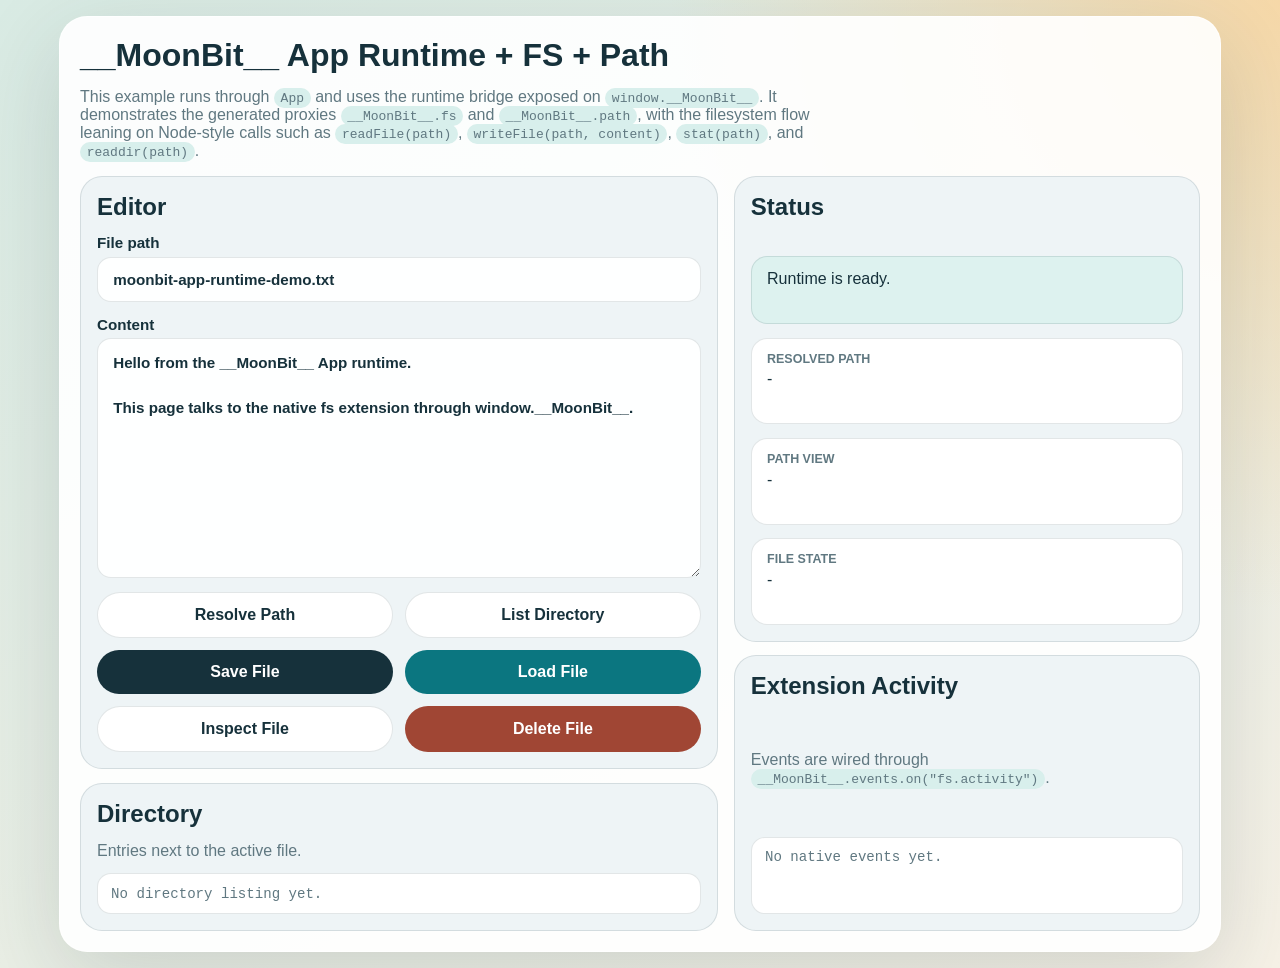
<file: 19_app_fs/app.html>
<html>
    <head>
        <style>
            :root {
                color-scheme: light dark;
                --bg-splash: #f6d8a8;
                --bg-start: #d9ebe4;
                --bg-end: #f7f2e7;
                --ink: #16313b;
                --muted: #607881;
                --shell: rgba(255, 255, 255, 0.9);
                --shell-line: rgba(255, 255, 255, 0.7);
                --panel: #eef4f6;
                --panel-line: rgba(22, 49, 59, 0.12);
                --field: rgba(255, 255, 255, 0.94);
                --surface: #ffffff;
                --code-chip: #d8efec;
                --button: #16313b;
                --button-alt: #0b7680;
                --button-ghost: #ffffff;
                --button-ghost-text: #16313b;
                --button-warn: #a04634;
                --notice-ok: #ddf2ef;
                --notice-error: #f9dfdb;
                --shadow: rgba(22, 49, 59, 0.16);
            }

            @media (prefers-color-scheme: dark) {
                :root {
                    --bg-splash: rgba(52, 211, 153, 0.28);
                    --bg-start: #0f1820;
                    --bg-end: #161d27;
                    --ink: #edf3f8;
                    --muted: #9eb2bd;
                    --shell: rgba(16, 24, 31, 0.9);
                    --shell-line: rgba(237, 243, 248, 0.08);
                    --panel: #111b24;
                    --panel-line: rgba(237, 243, 248, 0.1);
                    --field: #0f1820;
                    --surface: #0c141b;
                    --code-chip: #12303a;
                    --button: #34d399;
                    --button-alt: #22c1b4;
                    --button-ghost: #16212b;
                    --button-ghost-text: #edf3f8;
                    --button-warn: #f87171;
                    --notice-ok: #0f2a29;
                    --notice-error: #351918;
                    --shadow: rgba(0, 0, 0, 0.42);
                }
            }

            body {
                margin: 0;
                min-height: 100vh;
                background:
                    radial-gradient(circle at top right, var(--bg-splash) 0%, transparent 38%),
                    linear-gradient(150deg, var(--bg-start) 0%, var(--bg-end) 100%);
                color: var(--ink);
                font-family: "Avenir Next", "Trebuchet MS", sans-serif;
            }
            .shell {
                width: min(70rem, calc(100vw - 2rem));
                margin: 1rem auto;
                padding: 1.25rem;
                border-radius: 28px;
                background: var(--shell);
                border: 1px solid var(--shell-line);
                box-shadow: 0 26px 90px var(--shadow);
            }
            h1,
            h2,
            p {
                margin: 0;
            }
            .hero,
            .panel,
            .stack,
            .form {
                display: grid;
                gap: 0.85rem;
            }
            .hero {
                margin-bottom: 1rem;
            }
            .hero p {
                color: var(--muted);
                max-width: 48rem;
            }
            code {
                padding: 0.16rem 0.42rem;
                border-radius: 999px;
                background: var(--code-chip);
            }
            .layout {
                display: grid;
                grid-template-columns: minmax(0, 1.3fr) minmax(18rem, 0.95fr);
                gap: 1rem;
            }
            .panel {
                padding: 1rem;
                border-radius: 22px;
                background: var(--panel);
                border: 1px solid var(--panel-line);
            }
            label {
                display: grid;
                gap: 0.35rem;
                font-size: 0.95rem;
                font-weight: 600;
            }
            input,
            textarea,
            button {
                font: inherit;
            }
            input,
            textarea {
                width: 100%;
                box-sizing: border-box;
                border: 1px solid var(--panel-line);
                border-radius: 14px;
                background: var(--field);
                color: var(--ink);
                padding: 0.82rem 0.95rem;
            }
            textarea {
                min-height: 15rem;
                resize: vertical;
                line-height: 1.48;
            }
            .actions {
                display: grid;
                grid-template-columns: repeat(2, minmax(0, 1fr));
                gap: 0.75rem;
            }
            button {
                border: 0;
                border-radius: 999px;
                padding: 0.82rem 1rem;
                background: var(--button);
                color: white;
                font-weight: 600;
                cursor: pointer;
            }
            button.alt {
                background: var(--button-alt);
            }
            button.ghost {
                background: var(--button-ghost);
                color: var(--button-ghost-text);
                border: 1px solid var(--panel-line);
            }
            button.warn {
                background: var(--button-warn);
            }
            button:disabled {
                opacity: 0.65;
                cursor: progress;
            }
            .notice,
            .meta {
                border-radius: 16px;
                padding: 0.82rem 0.95rem;
                background: var(--surface);
                border: 1px solid var(--panel-line);
            }
            .notice.error {
                background: var(--notice-error);
            }
            .notice.ok {
                background: var(--notice-ok);
            }
            .muted {
                color: var(--muted);
            }
            .list {
                display: grid;
                gap: 0.55rem;
                margin: 0;
                padding: 0;
                list-style: none;
                max-height: 18rem;
                overflow: auto;
            }
            .list li {
                border-radius: 14px;
                background: var(--surface);
                border: 1px solid var(--panel-line);
                padding: 0.72rem 0.82rem;
                font-family: "SF Mono", "Menlo", monospace;
                font-size: 0.88rem;
            }
            .meta strong {
                display: block;
                margin-bottom: 0.28rem;
                color: var(--muted);
                font-size: 0.78rem;
                text-transform: uppercase;
            }
            @media (max-width: 860px) {
                .layout,
                .actions {
                    grid-template-columns: 1fr;
                }
            }
        </style>
    </head>
    <body>
        <div class="shell">
            <div class="hero">
                <h1>__MoonBit__ App Runtime + FS + Path</h1>
                <p>
                    This example runs through <code>App</code> and uses the
                    runtime bridge exposed on <code>window.__MoonBit__</code>.
                    It demonstrates the generated proxies
                    <code>__MoonBit__.fs</code> and
                    <code>__MoonBit__.path</code>, with the filesystem flow
                    leaning on Node-style calls such as
                    <code>readFile(path)</code>,
                    <code>writeFile(path, content)</code>,
                    <code>stat(path)</code>, and
                    <code>readdir(path)</code>.
                </p>
            </div>
            <div class="layout">
                <div class="stack">
                    <div class="panel">
                        <h2>Editor</h2>
                        <div class="form">
                            <label>
                                File path
                                <input id="path" value="moonbit-app-runtime-demo.txt" />
                            </label>
                            <label>
                                Content
                                <textarea id="content">Hello from the __MoonBit__ App runtime.

This page talks to the native fs extension through window.__MoonBit__.</textarea>
                            </label>
                            <div class="actions">
                                <button id="resolve" class="ghost">Resolve Path</button>
                                <button id="listDir" class="ghost">List Directory</button>
                                <button id="save">Save File</button>
                                <button id="load" class="alt">Load File</button>
                                <button id="inspect" class="ghost">Inspect File</button>
                                <button id="remove" class="warn">Delete File</button>
                            </div>
                        </div>
                    </div>
                    <div class="panel">
                        <h2>Directory</h2>
                        <p class="muted">Entries next to the active file.</p>
                        <ul id="dirList" class="list">
                            <li class="muted">No directory listing yet.</li>
                        </ul>
                    </div>
                </div>
                <div class="stack">
                    <div class="panel">
                        <h2>Status</h2>
                        <div id="notice" class="notice ok">Runtime is ready.</div>
                        <div id="resolved" class="meta">
                            <strong>Resolved Path</strong>
                            <span>-</span>
                        </div>
                        <div id="pathInfo" class="meta">
                            <strong>Path View</strong>
                            <span>-</span>
                        </div>
                        <div id="stat" class="meta">
                            <strong>File State</strong>
                            <span>-</span>
                        </div>
                    </div>
                    <div class="panel">
                        <h2>Extension Activity</h2>
                        <p class="muted">
                            Events are wired through <code>__MoonBit__.events.on("fs.activity")</code>.
                        </p>
                        <ul id="events" class="list">
                            <li class="muted">No native events yet.</li>
                        </ul>
                    </div>
                </div>
            </div>
        </div>
        <script>
            const app = window.__MoonBit__;
            const fs = app.fs;
            const pathApi = app.path;
            const pathInput = document.getElementById("path");
            const contentInput = document.getElementById("content");
            const notice = document.getElementById("notice");
            const resolved = document.getElementById("resolved").querySelector("span");
            const pathInfo = document.getElementById("pathInfo").querySelector("span");
            const stat = document.getElementById("stat").querySelector("span");
            const dirList = document.getElementById("dirList");
            const events = document.getElementById("events");
            const buttons = Array.from(document.querySelectorAll("button"));

            function setBusy(busy) {
                buttons.forEach((button) => {
                    button.disabled = busy;
                });
            }

            function setNotice(message, kind) {
                notice.textContent = message;
                notice.className = "notice " + (kind || "ok");
            }

            function renderDir(entries) {
                dirList.innerHTML = "";
                if (!entries.length) {
                    dirList.innerHTML = '<li class="muted">The directory is empty.</li>';
                    return;
                }
                entries.forEach((entry) => {
                    const item = document.createElement("li");
                    item.textContent = entry;
                    dirList.appendChild(item);
                });
            }

            function renderEvent(event) {
                const item = document.createElement("li");
                const payload = event.payload || {};
                const parts = [event.name];
                if (payload.path) {
                    parts.push(payload.path);
                }
                if (payload.rid != null) {
                    parts.push("rid " + payload.rid);
                }
                if (payload.bytes != null) {
                    parts.push(payload.bytes + " bytes");
                }
                item.textContent = parts.join(" | ");
                if (events.firstElementChild && events.firstElementChild.className === "muted") {
                    events.innerHTML = "";
                }
                events.prepend(item);
                while (events.children.length > 8) {
                    events.removeChild(events.lastElementChild);
                }
            }

            async function refreshPathInfo(path) {
                const [dirname, basename, extname, absolute, normalized] = await Promise.all([
                    pathApi.dirname(path),
                    pathApi.basename(path),
                    pathApi.extname(path),
                    pathApi.isAbsolute(path),
                    pathApi.normalize(path),
                ]);
                pathInfo.textContent =
                    "dir " +
                    dirname +
                    " | base " +
                    basename +
                    " | ext " +
                    (extname || "(none)") +
                    " | absolute " +
                    absolute +
                    " | normalized " +
                    normalized;
            }

            async function resolveInputPath() {
                const input = pathInput.value.trim();
                if (!input) {
                    throw new Error("Please enter a file path.");
                }
                const absolutePath = await pathApi.resolve(input);
                pathInput.value = absolutePath;
                resolved.textContent = absolutePath;
                await refreshPathInfo(absolutePath);
                return absolutePath;
            }

            async function inspect(path) {
                return fs.stat(path, { throwIfNoEntry: false });
            }

            app.events.on("fs.activity", (event) => {
                renderEvent(event);
            });

            document.getElementById("resolve").addEventListener("click", async () => {
                setBusy(true);
                try {
                    await resolveInputPath();
                    setNotice("Resolved the input path through __MoonBit__.path.resolve().");
                } catch (error) {
                    setNotice("Resolve failed: " + String(error), "error");
                }
                setBusy(false);
            });

            document.getElementById("save").addEventListener("click", async () => {
                setBusy(true);
                try {
                    const path = await resolveInputPath();
                    await fs.writeFile(path, contentInput.value, { flush: true });
                    const summary = await inspect(path);
                    stat.textContent = summary.exists
                        ? "size " + summary.size + ", file " + summary.is_file + ", dir " + summary.is_dir
                        : "missing";
                    setNotice("Saved the file through __MoonBit__.fs.writeFile().");
                } catch (error) {
                    setNotice("Save failed: " + String(error), "error");
                }
                setBusy(false);
            });

            document.getElementById("load").addEventListener("click", async () => {
                setBusy(true);
                try {
                    const path = await resolveInputPath();
                    const loaded = {
                        summary: await inspect(path),
                        read: await fs.readFile(path),
                    };
                    contentInput.value = loaded.read.content;
                    stat.textContent =
                        "size " +
                        loaded.summary.size +
                        ", file " +
                        loaded.summary.is_file +
                        ", dir " +
                        loaded.summary.is_dir;
                    setNotice("Loaded the file through __MoonBit__.fs.readFile().");
                } catch (error) {
                    setNotice("Load failed: " + String(error), "error");
                }
                setBusy(false);
            });

            document.getElementById("inspect").addEventListener("click", async () => {
                setBusy(true);
                try {
                    const path = await resolveInputPath();
                    const summary = await inspect(path);
                    stat.textContent = summary.exists
                        ? "size " + summary.size + ", file " + summary.is_file + ", dir " + summary.is_dir
                        : "missing";
                    setNotice(
                        summary.exists
                            ? "Inspected the current file."
                            : "The file does not exist yet.",
                        summary.exists ? "ok" : "error",
                    );
                } catch (error) {
                    setNotice("Inspect failed: " + String(error), "error");
                }
                setBusy(false);
            });

            document.getElementById("listDir").addEventListener("click", async () => {
                setBusy(true);
                try {
                    const path = await resolveInputPath();
                    const dirname = await pathApi.dirname(path);
                    const entries = await fs.readdir(dirname);
                    renderDir(entries.entries);
                    setNotice("Listed the parent directory.");
                } catch (error) {
                    setNotice("Directory listing failed: " + String(error), "error");
                }
                setBusy(false);
            });

            document.getElementById("remove").addEventListener("click", async () => {
                setBusy(true);
                try {
                    const path = await resolveInputPath();
                    const removed = await fs.rm(path, { force: true });
                    stat.textContent = removed.removed ? "removed" : "already missing";
                    setNotice(
                        removed.removed ? "Deleted the file." : "The file was already absent.",
                        removed.removed ? "ok" : "error",
                    );
                } catch (error) {
                    setNotice("Delete failed: " + String(error), "error");
                }
                setBusy(false);
            });

            resolveInputPath().catch((error) => {
                setNotice("Initial path analysis failed: " + String(error), "error");
            });
        </script>
    </body>
</html>
</file>
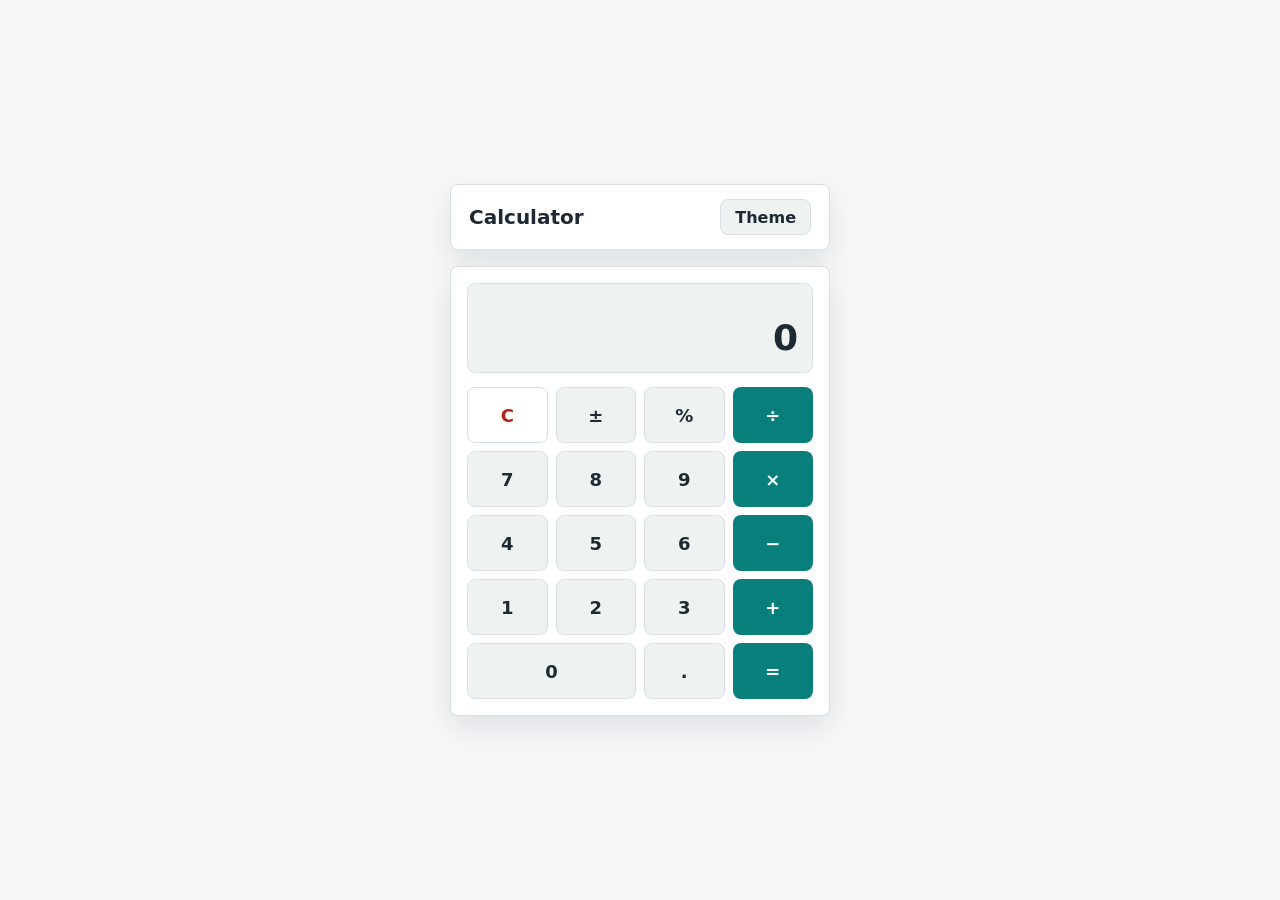
<file: demos/calculator/calculator.html>
<!doctype html>
<html lang="en">
    <head>
        <meta charset="utf-8" />
        <meta name="viewport" content="width=device-width, initial-scale=1" />
        <link rel="stylesheet" href="calculator.css" />
    </head>
    <body>
        <main class="app">
            <header class="topbar">
                <h1>Calculator</h1>
                <button id="theme" class="secondary">Theme</button>
            </header>

            <section class="panel">
                <div class="display">
                    <div class="expr muted" id="expr">&nbsp;</div>
                    <div class="entry" id="entry">0</div>
                </div>

                <div class="keys">
                    <button class="danger" data-action="clear">C</button>
                    <button class="secondary" data-action="negate">±</button>
                    <button class="secondary" data-action="percent">%</button>
                    <button class="op" data-op="/">÷</button>

                    <button data-digit="7">7</button>
                    <button data-digit="8">8</button>
                    <button data-digit="9">9</button>
                    <button class="op" data-op="*">×</button>

                    <button data-digit="4">4</button>
                    <button data-digit="5">5</button>
                    <button data-digit="6">6</button>
                    <button class="op" data-op="-">−</button>

                    <button data-digit="1">1</button>
                    <button data-digit="2">2</button>
                    <button data-digit="3">3</button>
                    <button class="op" data-op="+">+</button>

                    <button class="zero" data-digit="0">0</button>
                    <button data-action="decimal">.</button>
                    <button class="equals" data-action="equals">=</button>
                </div>
            </section>
        </main>
        <script src="calculator.js"></script>
    </body>
</html>
</file>
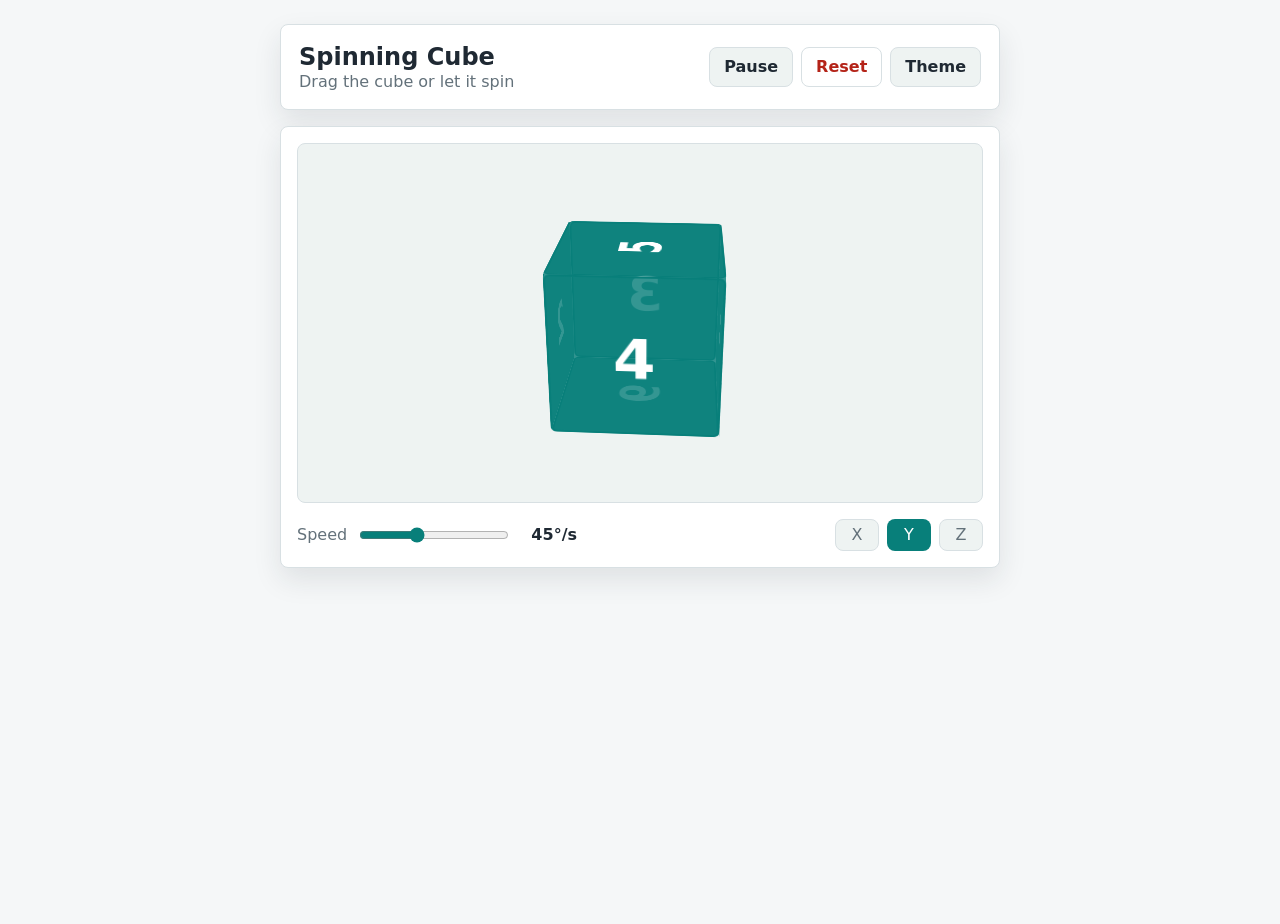
<file: demos/spinning_cube/spinning_cube.html>
<!doctype html>
<html lang="en">
    <head>
        <meta charset="utf-8" />
        <meta name="viewport" content="width=device-width, initial-scale=1" />
        <link rel="stylesheet" href="spinning_cube.css" />
    </head>
    <body>
        <main class="app">
            <header class="topbar">
                <div>
                    <h1>Spinning Cube</h1>
                    <p class="muted">Drag the cube or let it spin</p>
                </div>
                <div class="toolbar">
                    <button id="pause" class="secondary">Pause</button>
                    <button id="reset" class="danger">Reset</button>
                    <button id="theme" class="secondary">Theme</button>
                </div>
            </header>

            <section class="panel stage-panel">
                <div class="stage" id="stage">
                    <div class="cube" id="cube">
                        <div class="face front">1</div>
                        <div class="face back">2</div>
                        <div class="face right">3</div>
                        <div class="face left">4</div>
                        <div class="face top">5</div>
                        <div class="face bottom">6</div>
                    </div>
                </div>

                <div class="controls">
                    <label class="slider">
                        <span class="muted">Speed</span>
                        <input
                            id="speed"
                            type="range"
                            min="0"
                            max="120"
                            value="45"
                        />
                        <strong id="speedValue">45°/s</strong>
                    </label>
                    <div class="axes" id="axes">
                        <button class="chip" data-axis="x">X</button>
                        <button class="chip active" data-axis="y">Y</button>
                        <button class="chip" data-axis="z">Z</button>
                    </div>
                </div>
            </section>
        </main>
        <script src="spinning_cube.js"></script>
    </body>
</html>
</file>
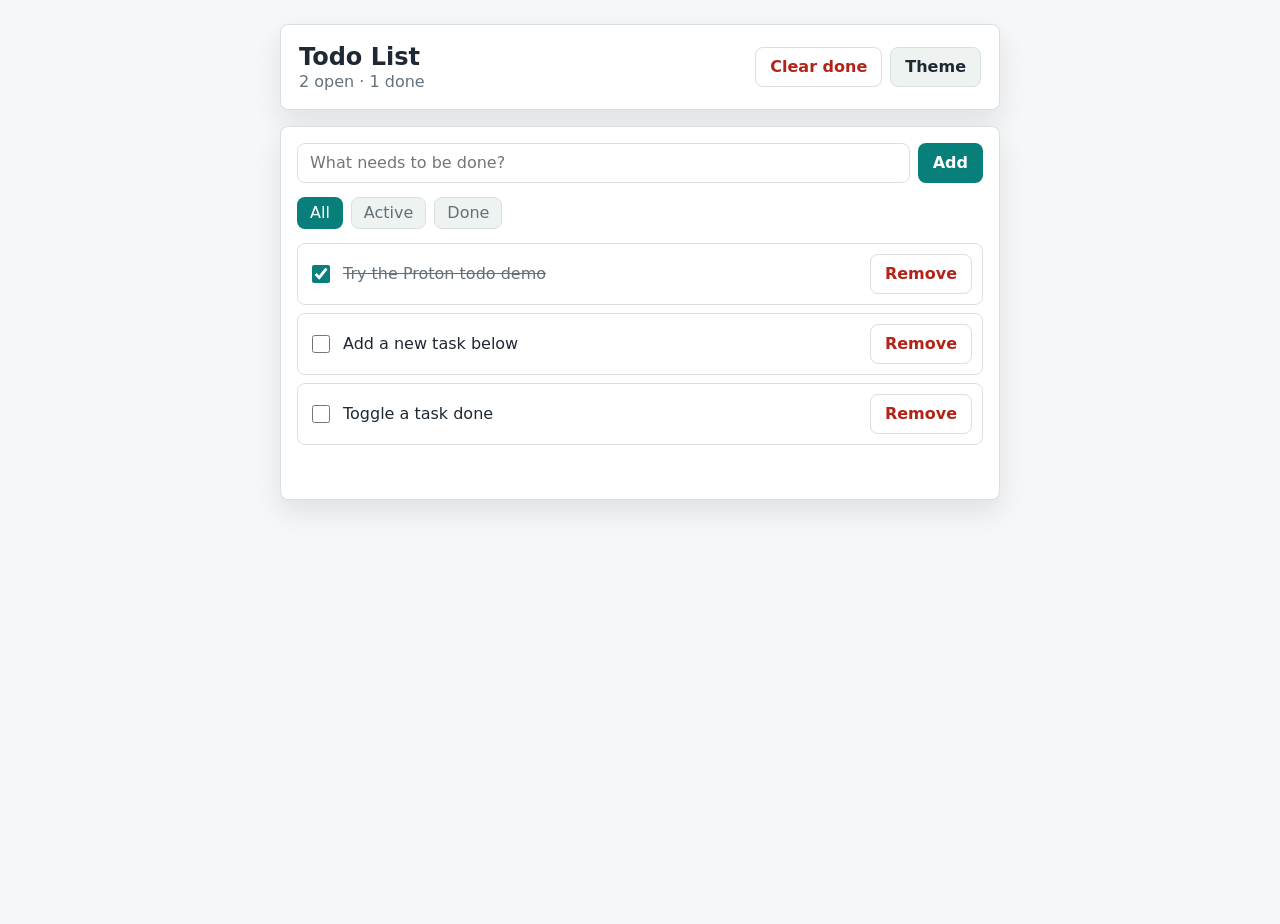
<file: demos/todolist/todolist.html>
<!doctype html>
<html lang="en">
    <head>
        <meta charset="utf-8" />
        <meta name="viewport" content="width=device-width, initial-scale=1" />
        <link rel="stylesheet" href="todolist.css" />
    </head>
    <body>
        <main class="app">
            <header class="topbar">
                <div>
                    <h1>Todo List</h1>
                    <p class="muted" id="summary">0 open · 0 done</p>
                </div>
                <div class="toolbar">
                    <button id="clearDone" class="danger">Clear done</button>
                    <button id="theme" class="secondary">Theme</button>
                </div>
            </header>

            <section class="panel">
                <form class="row" id="todoForm">
                    <input
                        id="todoInput"
                        placeholder="What needs to be done?"
                        autocomplete="off"
                    />
                    <button>Add</button>
                </form>

                <div class="filters" id="filters">
                    <button class="chip active" data-filter="all">All</button>
                    <button class="chip" data-filter="active">Active</button>
                    <button class="chip" data-filter="done">Done</button>
                </div>

                <div id="todos" class="todos"></div>
            </section>
        </main>
        <script src="todolist.js"></script>
    </body>
</html>
</file>
<file: demos/calculator/calculator.css>
:root {
    color-scheme: light;
    --bg: #f5f7f8;
    --panel: #ffffff;
    --panel-alt: #eef3f2;
    --line: #d8e0e3;
    --ink: #1f2933;
    --muted: #63717a;
    --accent: #087f7a;
    --accent-ink: #ffffff;
    --danger: #b42318;
    --shadow: rgba(31, 41, 51, 0.1);
}

[data-theme="dark"] {
    color-scheme: dark;
    --bg: #101417;
    --panel: #171d21;
    --panel-alt: #1f292e;
    --line: #344149;
    --ink: #edf2f4;
    --muted: #a7b4bb;
    --accent: #2dd4bf;
    --accent-ink: #071011;
    --danger: #fb7185;
    --shadow: rgba(0, 0, 0, 0.32);
}

* {
    box-sizing: border-box;
}

body {
    margin: 0;
    min-height: 100vh;
    background: var(--bg);
    color: var(--ink);
    font-family:
        Inter, "Segoe UI", system-ui, -apple-system, BlinkMacSystemFont,
        sans-serif;
    display: grid;
    place-items: center;
}

button {
    font: inherit;
}

.app {
    width: min(380px, calc(100vw - 32px));
    display: grid;
    gap: 16px;
}

.topbar,
.panel {
    border: 1px solid var(--line);
    border-radius: 8px;
    background: var(--panel);
    box-shadow: 0 12px 28px var(--shadow);
}

.topbar {
    min-height: 64px;
    padding: 14px 18px;
    display: flex;
    align-items: center;
    justify-content: space-between;
}

h1 {
    margin: 0;
    font-size: 20px;
    line-height: 1.2;
}

.muted {
    color: var(--muted);
}

.panel {
    padding: 16px;
    display: grid;
    gap: 14px;
}

.display {
    border: 1px solid var(--line);
    border-radius: 8px;
    background: var(--panel-alt);
    padding: 12px 14px;
    text-align: right;
    overflow: hidden;
}

.expr {
    min-height: 20px;
    font-size: 14px;
    white-space: nowrap;
}

.entry {
    min-height: 44px;
    font-size: 36px;
    font-weight: 600;
    line-height: 1.2;
    white-space: nowrap;
}

.keys {
    display: grid;
    grid-template-columns: repeat(4, minmax(0, 1fr));
    gap: 8px;
}

.keys button {
    min-height: 56px;
    border: 1px solid var(--line);
    border-radius: 8px;
    background: var(--panel-alt);
    color: var(--ink);
    cursor: pointer;
    font-size: 18px;
    font-weight: 600;
}

.keys button:active {
    transform: translateY(1px);
}

.keys button.zero {
    grid-column: span 2;
}

.keys button.op {
    background: var(--accent);
    color: var(--accent-ink);
    border-color: transparent;
}

.keys button.op.active {
    outline: 2px solid var(--ink);
    outline-offset: -2px;
}

.keys button.equals {
    background: var(--accent);
    color: var(--accent-ink);
    border-color: transparent;
}

.keys button.secondary {
    background: var(--panel-alt);
    color: var(--ink);
}

.keys button.danger {
    background: transparent;
    color: var(--danger);
}

button.secondary {
    min-height: 36px;
    border: 1px solid var(--line);
    border-radius: 8px;
    padding: 0 14px;
    background: var(--panel-alt);
    color: var(--ink);
    cursor: pointer;
    font-weight: 600;
}
</file>
<file: demos/spinning_cube/spinning_cube.css>
:root {
    color-scheme: light;
    --bg: #f5f7f8;
    --panel: #ffffff;
    --panel-alt: #eef3f2;
    --line: #d8e0e3;
    --ink: #1f2933;
    --muted: #63717a;
    --accent: #087f7a;
    --accent-ink: #ffffff;
    --danger: #b42318;
    --shadow: rgba(31, 41, 51, 0.1);
    --face: rgba(8, 127, 122, 0.82);
}

[data-theme="dark"] {
    color-scheme: dark;
    --bg: #101417;
    --panel: #171d21;
    --panel-alt: #1f292e;
    --line: #344149;
    --ink: #edf2f4;
    --muted: #a7b4bb;
    --accent: #2dd4bf;
    --accent-ink: #071011;
    --danger: #fb7185;
    --shadow: rgba(0, 0, 0, 0.32);
    --face: rgba(45, 212, 191, 0.72);
}

* {
    box-sizing: border-box;
}

body {
    margin: 0;
    min-height: 100vh;
    background: var(--bg);
    color: var(--ink);
    font-family:
        Inter, "Segoe UI", system-ui, -apple-system, BlinkMacSystemFont,
        sans-serif;
}

button,
input {
    font: inherit;
}

.app {
    width: min(720px, calc(100vw - 32px));
    margin: 24px auto;
    display: grid;
    gap: 16px;
}

.topbar,
.panel {
    border: 1px solid var(--line);
    border-radius: 8px;
    background: var(--panel);
    box-shadow: 0 12px 28px var(--shadow);
}

.topbar {
    min-height: 80px;
    padding: 18px;
    display: flex;
    align-items: center;
    justify-content: space-between;
    gap: 16px;
}

h1,
p {
    margin: 0;
}

h1 {
    font-size: 24px;
    line-height: 1.2;
}

.muted {
    color: var(--muted);
}

.toolbar {
    display: flex;
    gap: 8px;
}

button {
    min-height: 40px;
    border: 1px solid transparent;
    border-radius: 8px;
    padding: 0 14px;
    background: var(--accent);
    color: var(--accent-ink);
    cursor: pointer;
    font-weight: 600;
}

button.secondary {
    background: var(--panel-alt);
    color: var(--ink);
    border-color: var(--line);
}

button.danger {
    background: transparent;
    color: var(--danger);
    border-color: var(--line);
}

.stage-panel {
    padding: 16px;
    display: grid;
    gap: 16px;
}

.stage {
    height: 360px;
    border: 1px solid var(--line);
    border-radius: 8px;
    background: var(--panel-alt);
    display: grid;
    place-items: center;
    perspective: 800px;
    overflow: hidden;
    cursor: grab;
    touch-action: none;
}

.stage.dragging {
    cursor: grabbing;
}

.cube {
    width: 160px;
    height: 160px;
    position: relative;
    transform-style: preserve-3d;
}

.face {
    position: absolute;
    inset: 0;
    display: grid;
    place-items: center;
    font-size: 56px;
    font-weight: 700;
    color: var(--accent-ink);
    background: var(--face);
    border: 2px solid var(--accent);
    border-radius: 6px;
}

.front {
    transform: translateZ(80px);
}

.back {
    transform: rotateY(180deg) translateZ(80px);
}

.right {
    transform: rotateY(90deg) translateZ(80px);
}

.left {
    transform: rotateY(-90deg) translateZ(80px);
}

.top {
    transform: rotateX(90deg) translateZ(80px);
}

.bottom {
    transform: rotateX(-90deg) translateZ(80px);
}

.controls {
    display: flex;
    align-items: center;
    justify-content: space-between;
    gap: 16px;
    flex-wrap: wrap;
}

.slider {
    display: flex;
    align-items: center;
    gap: 10px;
    min-width: 280px;
}

.slider input {
    flex: 1;
    accent-color: var(--accent);
}

.slider strong {
    min-width: 56px;
    text-align: right;
}

.axes {
    display: flex;
    gap: 8px;
}

button.chip {
    min-height: 32px;
    min-width: 44px;
    padding: 0 12px;
    background: var(--panel-alt);
    color: var(--muted);
    border: 1px solid var(--line);
    font-weight: 500;
}

button.chip.active {
    background: var(--accent);
    color: var(--accent-ink);
    border-color: transparent;
}

@media (max-width: 560px) {
    .topbar {
        align-items: flex-start;
        flex-direction: column;
    }

    .stage {
        height: 280px;
    }
}
</file>
<file: demos/todolist/todolist.css>
:root {
    color-scheme: light;
    --bg: #f5f7f8;
    --panel: #ffffff;
    --panel-alt: #eef3f2;
    --line: #d8e0e3;
    --ink: #1f2933;
    --muted: #63717a;
    --accent: #087f7a;
    --accent-ink: #ffffff;
    --danger: #b42318;
    --shadow: rgba(31, 41, 51, 0.1);
}

[data-theme="dark"] {
    color-scheme: dark;
    --bg: #101417;
    --panel: #171d21;
    --panel-alt: #1f292e;
    --line: #344149;
    --ink: #edf2f4;
    --muted: #a7b4bb;
    --accent: #2dd4bf;
    --accent-ink: #071011;
    --danger: #fb7185;
    --shadow: rgba(0, 0, 0, 0.32);
}

* {
    box-sizing: border-box;
}

body {
    margin: 0;
    min-height: 100vh;
    background: var(--bg);
    color: var(--ink);
    font-family:
        Inter, "Segoe UI", system-ui, -apple-system, BlinkMacSystemFont,
        sans-serif;
}

button,
input {
    font: inherit;
}

.app {
    width: min(720px, calc(100vw - 32px));
    margin: 24px auto;
    display: grid;
    gap: 16px;
}

.topbar,
.panel,
.todo {
    border: 1px solid var(--line);
    border-radius: 8px;
    background: var(--panel);
    box-shadow: 0 12px 28px var(--shadow);
}

.topbar {
    min-height: 80px;
    padding: 18px;
    display: flex;
    align-items: center;
    justify-content: space-between;
    gap: 16px;
}

h1,
p {
    margin: 0;
}

h1 {
    font-size: 24px;
    line-height: 1.2;
}

.muted {
    color: var(--muted);
}

.toolbar {
    display: flex;
    gap: 8px;
}

.panel {
    padding: 16px;
    display: grid;
    gap: 14px;
}

.row {
    display: grid;
    grid-template-columns: minmax(0, 1fr) auto;
    gap: 8px;
}

input {
    width: 100%;
    min-height: 40px;
    border: 1px solid var(--line);
    border-radius: 8px;
    background: var(--panel);
    color: var(--ink);
    padding: 0 12px;
}

button {
    min-height: 40px;
    border: 1px solid transparent;
    border-radius: 8px;
    padding: 0 14px;
    background: var(--accent);
    color: var(--accent-ink);
    cursor: pointer;
    font-weight: 600;
}

button.secondary {
    background: var(--panel-alt);
    color: var(--ink);
    border-color: var(--line);
}

button.danger {
    background: transparent;
    color: var(--danger);
    border-color: var(--line);
}

.filters {
    display: flex;
    gap: 8px;
}

button.chip {
    min-height: 32px;
    padding: 0 12px;
    background: var(--panel-alt);
    color: var(--muted);
    border-color: var(--line);
    font-weight: 500;
}

button.chip.active {
    background: var(--accent);
    color: var(--accent-ink);
    border-color: transparent;
}

.todos {
    display: grid;
    gap: 8px;
    min-height: 240px;
    align-content: start;
}

.todo {
    min-height: 52px;
    padding: 10px;
    display: grid;
    grid-template-columns: auto minmax(0, 1fr) auto;
    align-items: center;
    gap: 10px;
    box-shadow: none;
}

.todo input {
    width: 18px;
    min-height: 18px;
    accent-color: var(--accent);
}

.todo.done span {
    color: var(--muted);
    text-decoration: line-through;
}

.empty {
    min-height: 240px;
    border: 1px dashed var(--line);
    border-radius: 8px;
    display: grid;
    place-items: center;
    color: var(--muted);
}

@media (max-width: 560px) {
    .topbar {
        align-items: flex-start;
        flex-direction: column;
    }
}
</file>
